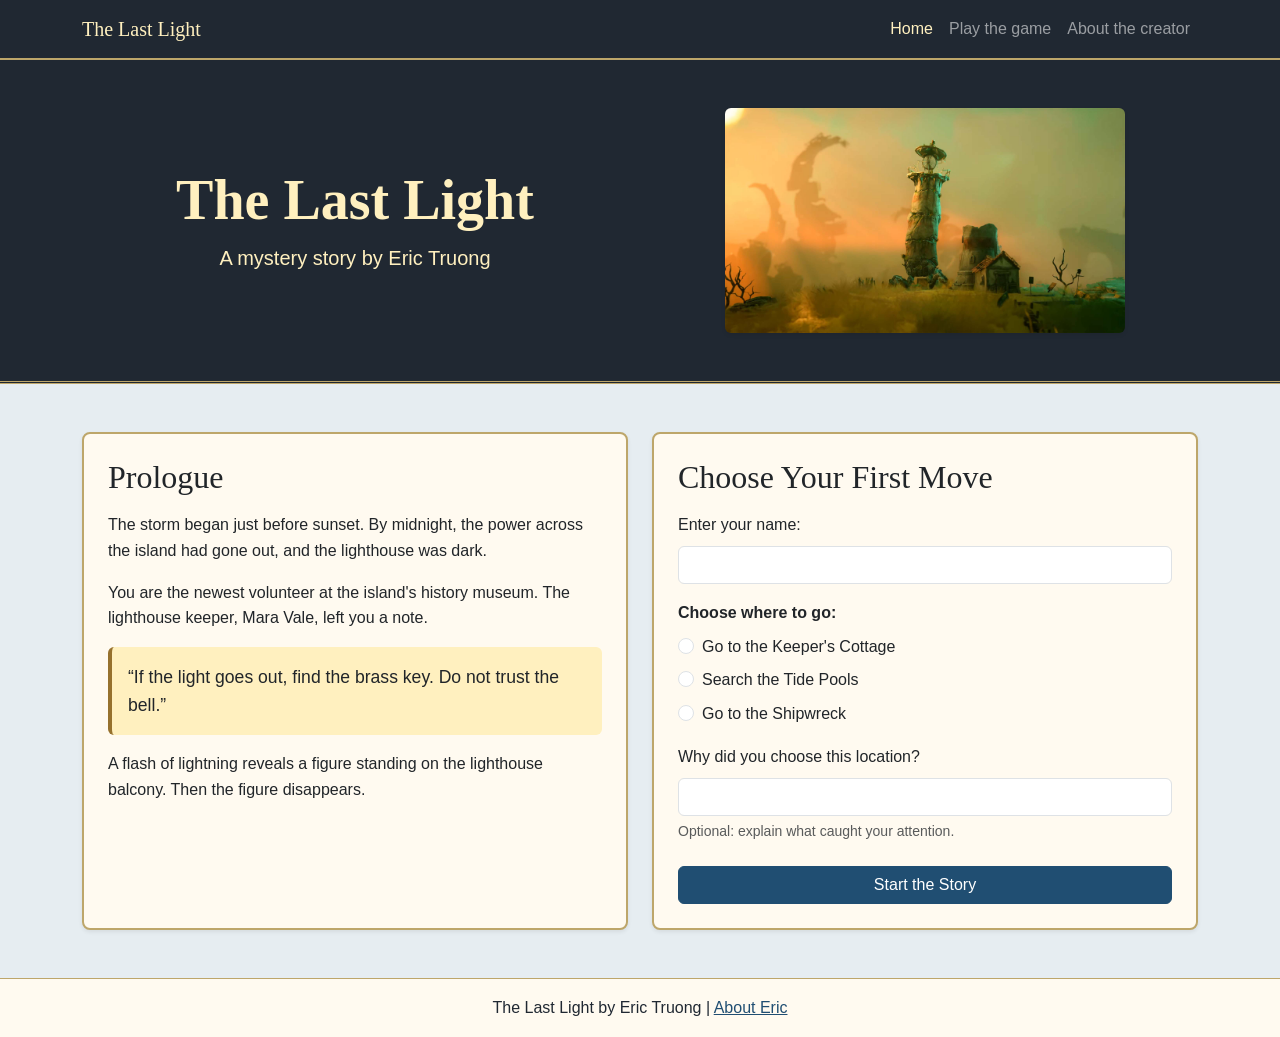
<file: index.html>
<!DOCTYPE html>
<html lang="en">
<head>
    <meta charset="UTF-8">
    <meta name="viewport" content="width=device-width, initial-scale=1.0">
    <title>The Last Light</title>

    <link href="https://cdn.jsdelivr.net/npm/bootstrap@5.3.8/dist/css/bootstrap.min.css" rel="stylesheet" integrity="sha384-sRIl4kxILFvY47J16cr9ZwB07vP4J8+LH7qKQnuqkuIAvNWLzeN8tE5YBujZqJLB" crossorigin="anonymous">
    <link rel="stylesheet" href="style.css">

    <script src="https://cdn.jsdelivr.net/npm/bootstrap@5.3.8/dist/js/bootstrap.bundle.min.js" integrity="sha384-FKyoEForCGlyvwx9Hj09JcYn3nv7wiPVlz7YYwJrWVcXK/BmnVDxM+D2scQbITxI" crossorigin="anonymous" defer></script>
</head>

<body>
    <nav class="navbar navbar-expand-md site-navbar" data-bs-theme="dark" aria-label="Main navigation">
        <div class="container">
            <a class="navbar-brand" href="index.html">The Last Light</a>

            <button class="navbar-toggler" type="button"
                data-bs-toggle="collapse" data-bs-target="#main-nav"
                aria-controls="main-nav" aria-expanded="false"
                aria-label="Toggle navigation">
                <span class="navbar-toggler-icon"></span>
            </button>

            <div class="collapse navbar-collapse" id="main-nav">
                <ul class="navbar-nav ms-auto">
                    <li class="nav-item">
                        <a class="nav-link active" aria-current="page" href="index.html">Home</a>
                    </li>
                    <li class="nav-item">
                        <a class="nav-link" href="game.html">Play the game</a>
                    </li>
                    <li class="nav-item">
                        <a class="nav-link" href="about.html">About the creator</a>
                    </li>
                </ul>
            </div>
        </div>
    </nav>

    <header class="heading py-4 py-md-5">
        <div class="container">
            <div class="row align-items-center g-4">
                <div class="col-md-6">
                    <h1 class="display-4 fw-bold">The Last Light</h1>
                    <p class="lead mb-0">A mystery story by Eric Truong</p>
                </div>

                <div class="col-md-6">
                    <img
                        src="lighthouse.jpg"
                        alt="A lighthouse in a storm"
                        width="400"
                        class="img-fluid rounded shadow-sm"
                    >
                </div>
            </div>
        </div>
    </header>

    <main class="container py-4 py-md-5">
        <!-- Columns stack on smaller screens. -->
        <div class="row g-4">
            <section class="col-lg-6" aria-labelledby="prologue-title">
                <div class="card shadow-sm h-100">
                    <div class="card-body p-4">
                        <h2 id="prologue-title" class="card-title">Prologue</h2>

                        <p>
                            The storm began just before sunset. By midnight,
                            the power across the island had gone out, and
                            the lighthouse was dark.
                        </p>

                        <p>
                            You are the newest volunteer at the island's
                            history museum. The lighthouse keeper, Mara Vale,
                            left you a note.
                        </p>

                        <blockquote class="blockquote story-note rounded p-3">
                            <p class="mb-0">
                                “If the light goes out, find the brass key.
                                Do not trust the bell.”
                            </p>
                        </blockquote>

                        <p class="mb-0">
                            A flash of lightning reveals a figure standing
                            on the lighthouse balcony. Then the figure disappears.
                        </p>
                    </div>
                </div>
            </section>

            <section class="col-lg-6" aria-labelledby="first-move-title">
                <div class="card shadow-sm h-100">
                    <div class="card-body p-4">
                        <h2 id="first-move-title" class="card-title">
                            Choose Your First Move
                        </h2>

                        <form action="game.html" method="get">
                            <div class="mb-3">
                                <label for="name" class="form-label">
                                    Enter your name:
                                </label>

                                <input
                                    type="text"
                                    id="name"
                                    name="name"
                                    class="form-control"
                                    autocomplete="given-name"
                                    required
                                >
                            </div>

                            <fieldset class="mb-3">
                                <legend class="fs-6 fw-bold">
                                    Choose where to go:
                                </legend>

                                <div class="form-check mb-2">
                                    <input
                                        type="radio"
                                        id="cottage"
                                        name="location"
                                        value="cottage"
                                        class="form-check-input"
                                        required
                                    >
                                    <label for="cottage" class="form-check-label">
                                        Go to the Keeper's Cottage
                                    </label>
                                </div>

                                <div class="form-check mb-2">
                                    <input
                                        type="radio"
                                        id="tidepools"
                                        name="location"
                                        value="tidepools"
                                        class="form-check-input"
                                    >
                                    <label for="tidepools" class="form-check-label">
                                        Search the Tide Pools
                                    </label>
                                </div>

                                <div class="form-check">
                                    <input
                                        type="radio"
                                        id="shipwreck"
                                        name="location"
                                        value="shipwreck"
                                        class="form-check-input"
                                    >
                                    <label for="shipwreck" class="form-check-label">
                                        Go to the Shipwreck
                                    </label>
                                </div>
                            </fieldset>

                            <div class="mb-4">
                                <label for="reason" class="form-label">
                                    Why did you choose this location?
                                </label>

                                <input
                                    type="text"
                                    id="reason"
                                    name="reason"
                                    class="form-control"
                                    aria-describedby="reason-help"
                                >

                                <div id="reason-help" class="form-text">
                                    Optional: explain what caught your attention.
                                </div>
                            </div>

                            <button type="submit" class="btn btn-primary w-100">
                                Start the Story
                            </button>
                        </form>
                    </div>
                </div>
            </section>
        </div>
    </main>

    <footer class="site-footer py-3 text-center">
        <div class="container">
            The Last Light by Eric Truong |
            <a href="about.html">About Eric</a>
        </div>
    </footer>
</body>
</html>
</file>
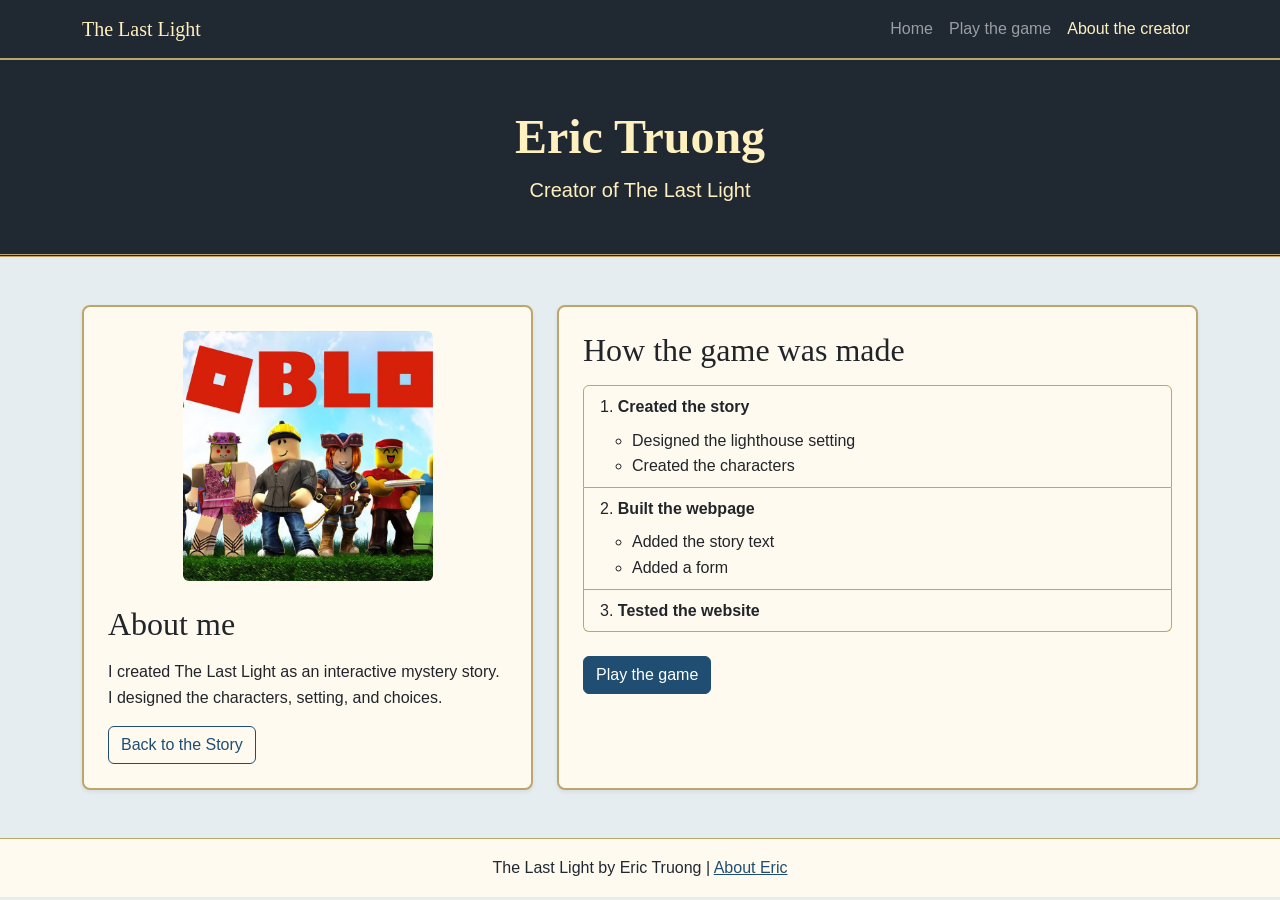
<file: about.html>
<!DOCTYPE html>
<html lang="en">
<head>
    <meta charset="UTF-8">
    <meta name="viewport" content="width=device-width, initial-scale=1.0">
    <title>About Eric | The Last Light</title>

    <link href="https://cdn.jsdelivr.net/npm/bootstrap@5.3.8/dist/css/bootstrap.min.css" rel="stylesheet" integrity="sha384-sRIl4kxILFvY47J16cr9ZwB07vP4J8+LH7qKQnuqkuIAvNWLzeN8tE5YBujZqJLB" crossorigin="anonymous">
    <link rel="stylesheet" href="style.css">

    <script src="https://cdn.jsdelivr.net/npm/bootstrap@5.3.8/dist/js/bootstrap.bundle.min.js" integrity="sha384-FKyoEForCGlyvwx9Hj09JcYn3nv7wiPVlz7YYwJrWVcXK/BmnVDxM+D2scQbITxI" crossorigin="anonymous" defer></script>
</head>

<body>
    <nav class="navbar navbar-expand-md site-navbar" data-bs-theme="dark" aria-label="Main navigation">
        <div class="container">
            <a class="navbar-brand" href="index.html">The Last Light</a>

            <button class="navbar-toggler" type="button"
                data-bs-toggle="collapse" data-bs-target="#main-nav"
                aria-controls="main-nav" aria-expanded="false"
                aria-label="Toggle navigation">
                <span class="navbar-toggler-icon"></span>
            </button>

            <div class="collapse navbar-collapse" id="main-nav">
                <ul class="navbar-nav ms-auto">
                    <li class="nav-item">
                        <a class="nav-link" href="index.html">Home</a>
                    </li>
                    <li class="nav-item">
                        <a class="nav-link" href="game.html">Play the game</a>
                    </li>
                    <li class="nav-item">
                        <a class="nav-link active" aria-current="page" href="about.html">About the creator</a>
                    </li>
                </ul>
            </div>
        </div>
    </nav>

    <header class="heading py-4 py-md-5">
        <div class="container">
            <h1 class="display-5 fw-bold">Eric Truong</h1>
            <p class="lead mb-0">Creator of The Last Light</p>
        </div>
    </header>

    <main class="container py-4 py-md-5">
        <div class="row g-4">
            <section class="col-md-5" aria-labelledby="about-title">
                <div class="card shadow-sm h-100">
                    <div class="card-body p-4">
                        <img
                            src="roblox.jpg"
                            alt="Eric's Roblox image"
                            width="250"
                            class="img-fluid rounded d-block mx-auto mb-4"
                        >

                        <h2 id="about-title" class="card-title">About me</h2>

                        <p>
                            I created The Last Light as an interactive
                            mystery story. I designed the characters,
                            setting, and choices.
                        </p>

                        <a href="index.html" class="btn btn-outline-primary">
                            Back to the Story
                        </a>
                    </div>
                </div>
            </section>

            <section class="col-md-7" aria-labelledby="making-title">
                <div class="card shadow-sm h-100">
                    <div class="card-body p-4">
                        <h2 id="making-title" class="card-title mb-3">
                            How the game was made
                        </h2>

                        <ol class="list-group list-group-numbered mb-4">
                            <li class="list-group-item">
                                <span class="fw-bold">Created the story</span>

                                <ul class="mt-2">
                                    <li>Designed the lighthouse setting</li>
                                    <li>Created the characters</li>
                                </ul>
                            </li>

                            <li class="list-group-item">
                                <span class="fw-bold">Built the webpage</span>

                                <ul class="mt-2">
                                    <li>Added the story text</li>
                                    <li>Added a form</li>
                                </ul>
                            </li>

                            <li class="list-group-item">
                                <span class="fw-bold">Tested the website</span>
                            </li>
                        </ol>

                        <a href="game.html" class="btn btn-primary">
                            Play the game
                        </a>
                    </div>
                </div>
            </section>
        </div>
    </main>

    <footer class="site-footer py-3 text-center">
        <div class="container">
            The Last Light by Eric Truong |
            <a href="about.html">About Eric</a>
        </div>
    </footer>
</body>
</html>
</file>
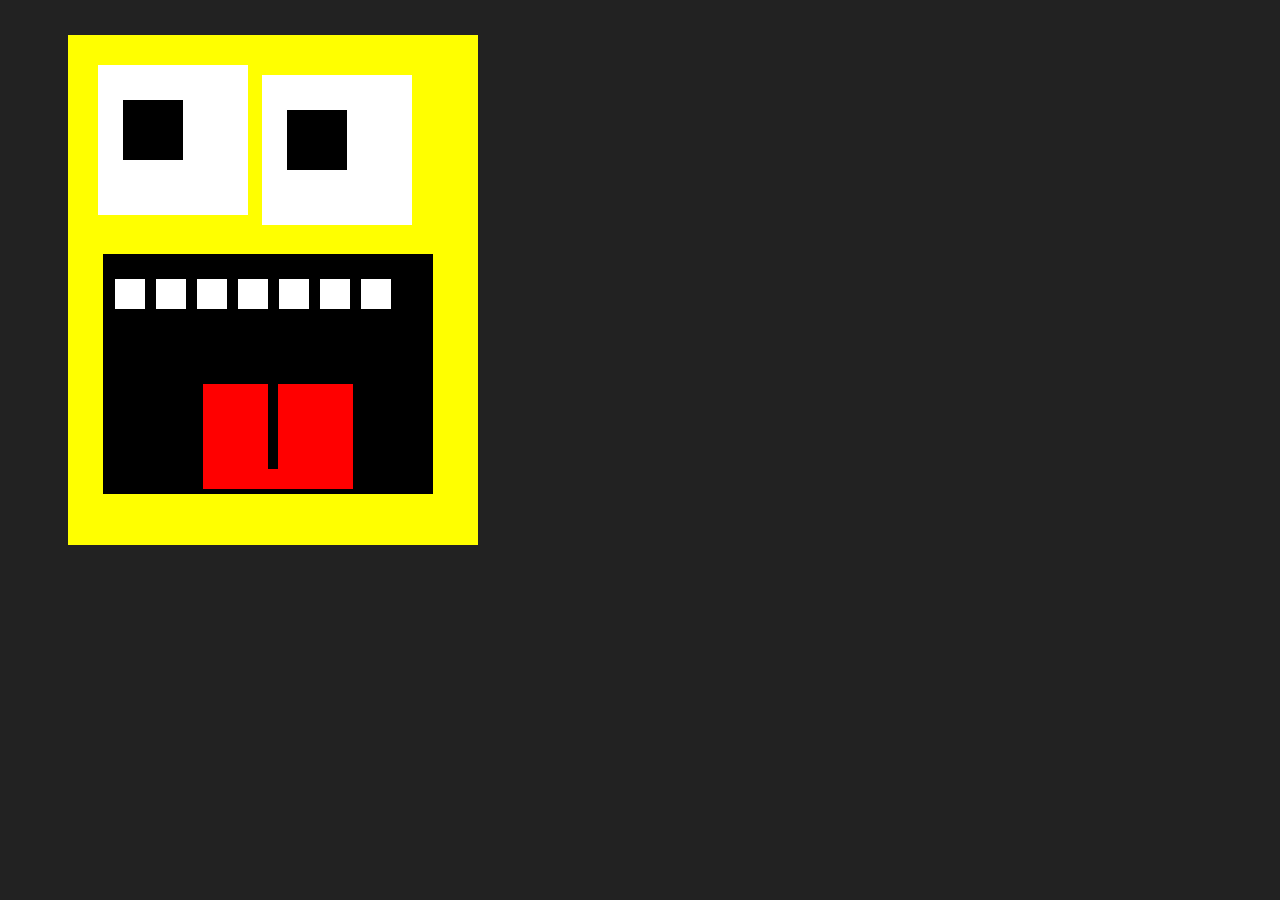
<file: face.html>
<!DOCTYPE html>
<html>
<head>
  <title>CSS Face Practice</title>
  <link rel="stylesheet" href="face.css">
</head>
<body>

  <div id="face">
    <div class="eye">
      <div class="pupil"></div>
    </div>

    <div class="eye">
      <div class="pupil"></div>
    </div>

    <div id="mouth">
      <div id="teeth">
        <div class="tooth"></div>
        <div class="tooth"></div>
        <div class="tooth"></div>
        <div class="tooth"></div>
        <div class="tooth"></div>
        <div class="tooth"></div>
        <div class="tooth"></div>
      </div>

      <div id="tongue">
        <div id="tongue-line"></div>
      </div>
    </div>
  </div>

</body>
</html>
</file>
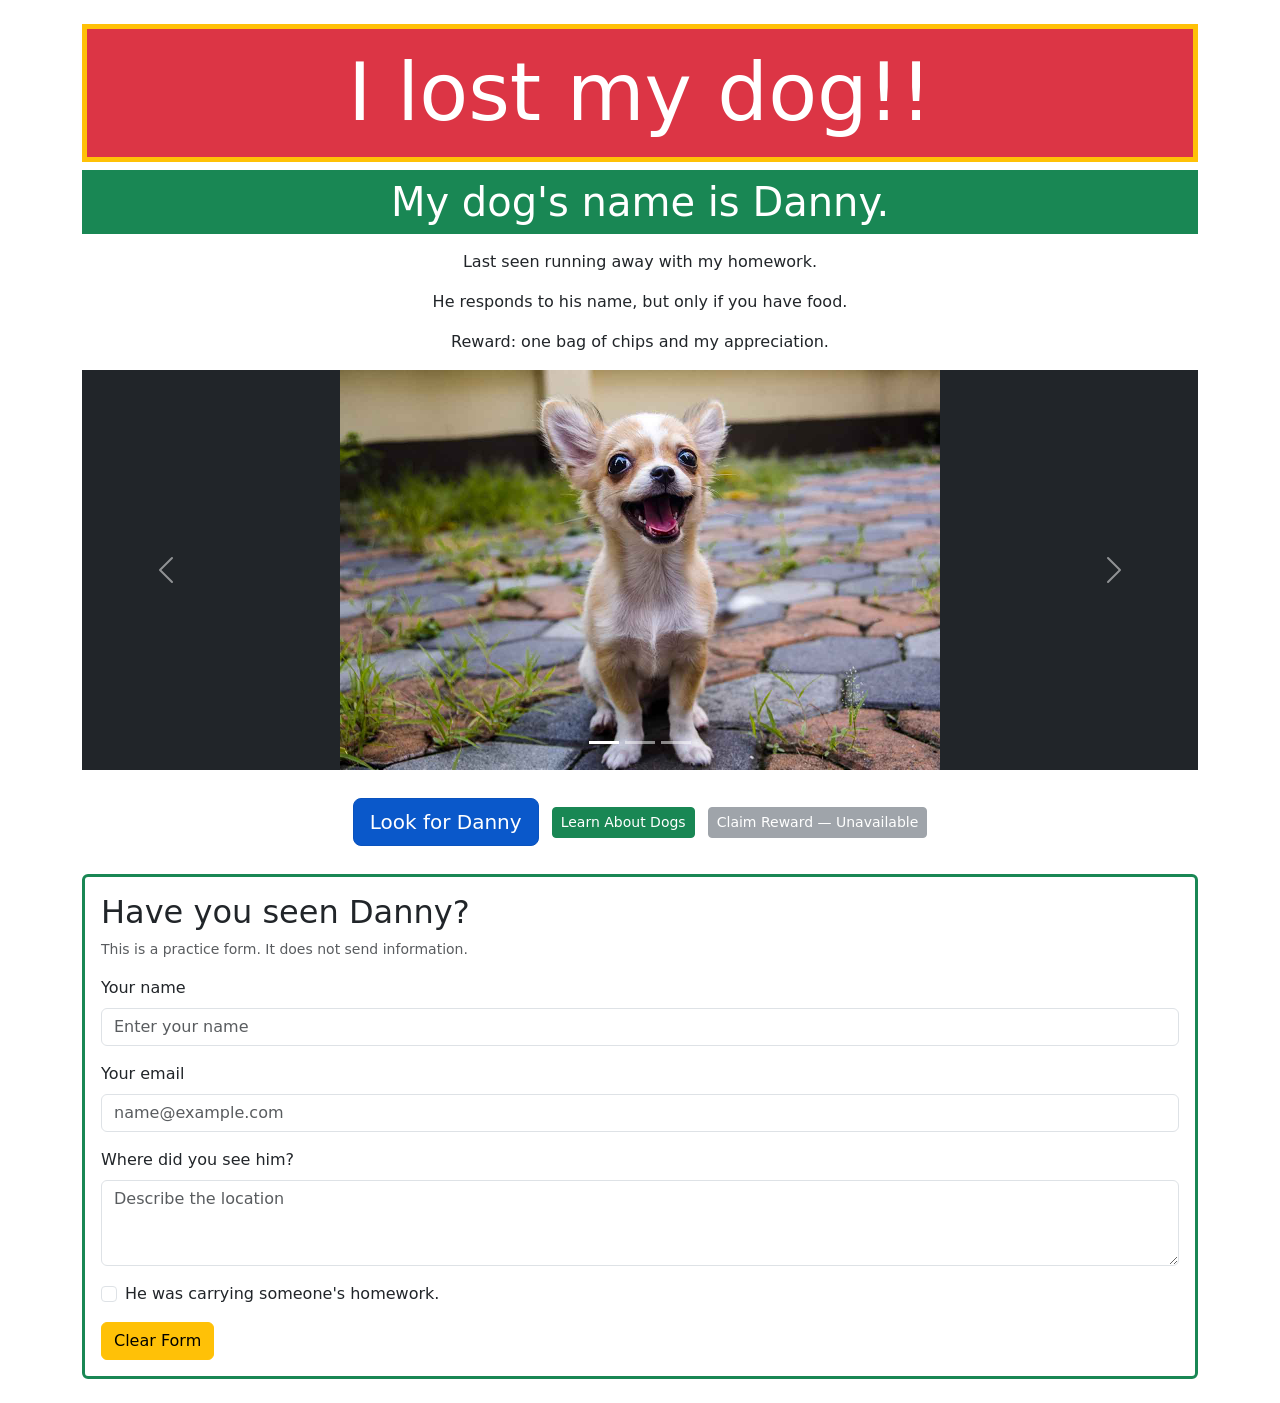
<file: Boostrap/bootstrapintro.html>
<!doctype html>
<html lang="en">
<head>
  <meta charset="utf-8">
  <meta name="viewport" content="width=device-width, initial-scale=1">
  <title>Lost Dog - Danny</title>

  <!-- Bootstrap CSS -->
  <link href="https://cdn.jsdelivr.net/npm/bootstrap@5.3.8/dist/css/bootstrap.min.css" rel="stylesheet" integrity="sha384-sRIl4kxILFvY47J16cr9ZwB07vP4J8+LH7qKQnuqkuIAvNWLzeN8tE5YBujZqJLB" crossorigin="anonymous">
</head>

<body>
  <div class="container py-4">

    <!-- Heading and description -->
    <h1 class="text-center display-1 text-bg-danger border border-warning border-5 p-3">
      I lost my dog!!
    </h1>

    <p class="text-center display-6 text-bg-success p-2">
      My dog's name is Danny.
    </p>

    <p class="text-center">
      Last seen running away with my homework.
    </p>

    <p class="text-center">
      He responds to his name, but only if you have food.
    </p>

    <p class="text-center">
      Reward: one bag of chips and my appreciation.
    </p>

    <!-- Dog photo carousel -->
    <div id="carouselExampleIndicators" class="carousel slide bg-dark mb-4">

      <div class="carousel-indicators">
        <button type="button"
                data-bs-target="#carouselExampleIndicators"
                data-bs-slide-to="0"
                class="active"
                aria-current="true"
                aria-label="Slide 1"></button>

        <button type="button"
                data-bs-target="#carouselExampleIndicators"
                data-bs-slide-to="1"
                aria-label="Slide 2"></button>

        <button type="button"
                data-bs-target="#carouselExampleIndicators"
                data-bs-slide-to="2"
                aria-label="Slide 3"></button>
      </div>

      <div class="carousel-inner">
        <div class="carousel-item active">
          <img src="smallDog.jpg"
               class="d-block w-100 object-fit-contain"
               height="400"
               alt="A small dog who might be Danny">
        </div>

        <div class="carousel-item">
          <img src="blackDog.jpg"
               class="d-block w-100 object-fit-contain"
               height="400"
               alt="A black dog who also might be Danny">
        </div>

        <div class="carousel-item">
          <img src="dumbDog.jpg"
               class="d-block w-100 object-fit-contain"
               height="400"
               alt="Danny making a goofy face">
        </div>
      </div>

      <button class="carousel-control-prev"
              type="button"
              data-bs-target="#carouselExampleIndicators"
              data-bs-slide="prev">
        <span class="carousel-control-prev-icon" aria-hidden="true"></span>
        <span class="visually-hidden">Previous</span>
      </button>

      <button class="carousel-control-next"
              type="button"
              data-bs-target="#carouselExampleIndicators"
              data-bs-slide="next">
        <span class="carousel-control-next-icon" aria-hidden="true"></span>
        <span class="visually-hidden">Next</span>
      </button>
    </div>

    <!-- Buttons linking to different websites -->
    <div class="text-center mb-4">
      <a href="https://www.petfinder.com/"
         class="btn btn-primary btn-lg active m-1">
        Look for Danny
      </a>

      <a href="https://www.akc.org/"
         class="btn btn-success btn-sm m-1">
        Learn About Dogs
      </a>

      <button type="button"
              class="btn btn-secondary btn-sm m-1"
              disabled>
        Claim Reward — Unavailable
      </button>
    </div>

    <!-- Practice form -->
    <form class="border border-success border-3 rounded p-3">
      <h2>Have you seen Danny?</h2>

      <p class="form-text">
        This is a practice form. It does not send information.
      </p>

      <div class="mb-3">
        <label for="yourName" class="form-label">Your name</label>
        <input type="text"
               class="form-control"
               id="yourName"
               name="yourName"
               placeholder="Enter your name">
      </div>

      <div class="mb-3">
        <label for="yourEmail" class="form-label">Your email</label>
        <input type="email"
               class="form-control"
               id="yourEmail"
               name="yourEmail"
               placeholder="name@example.com">
      </div>

      <div class="mb-3">
        <label for="dogLocation" class="form-label">
          Where did you see him?
        </label>
        <textarea class="form-control"
                  id="dogLocation"
                  name="dogLocation"
                  rows="3"
                  placeholder="Describe the location"></textarea>
      </div>

      <div class="form-check mb-3">
        <input class="form-check-input"
               type="checkbox"
               id="hasHomework"
               name="hasHomework">
        <label class="form-check-label" for="hasHomework">
          He was carrying someone's homework.
        </label>
      </div>

      <button type="reset" class="btn btn-warning">
        Clear Form
      </button>
    </form>

  </div>

  <!-- Bootstrap JavaScript at the end of the body -->
  <script src="https://cdn.jsdelivr.net/npm/bootstrap@5.3.8/dist/js/bootstrap.bundle.min.js" integrity="sha384-FKyoEForCGlyvwx9Hj09JcYn3nv7wiPVlz7YYwJrWVcXK/BmnVDxM+D2scQbITxI" crossorigin="anonymous"></script>
</body>
</html>
</file>
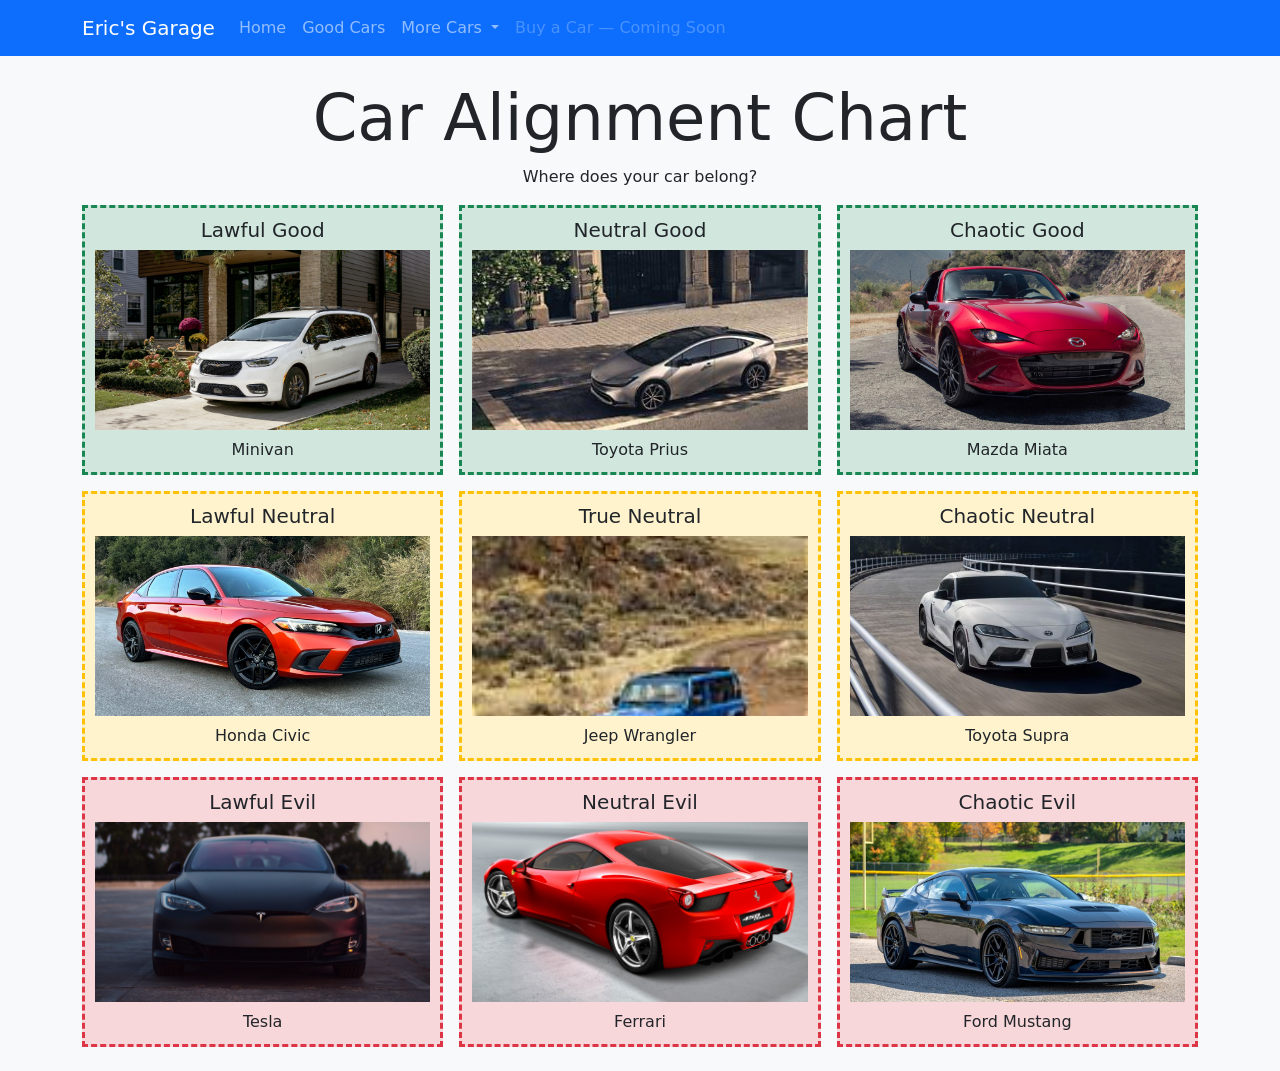
<file: Boostrap/4.7/bootstapgrid.html>
<!doctype html>
<html lang="en">
<head>
  <meta charset="utf-8">
  <meta name="viewport" content="width=device-width, initial-scale=1">
  <title>Car Alignment Chart</title>

  <link href="https://cdn.jsdelivr.net/npm/bootstrap@5.3.8/dist/css/bootstrap.min.css" rel="stylesheet" integrity="sha384-sRIl4kxILFvY47J16cr9ZwB07vP4J8+LH7qKQnuqkuIAvNWLzeN8tE5YBujZqJLB" crossorigin="anonymous">

  <style>
    .car-box {
      border: 3px dashed;
      padding: 10px;
      height: 100%;
    }

    .car-photo {
      width: 100%;
      height: 180px;
      object-fit: cover;
    }
  </style>
</head>

<body class="bg-light" id="top">

  <!-- Blue navbar -->
  <nav class="navbar navbar-expand-lg bg-primary" data-bs-theme="dark">
    <div class="container">

      <a class="navbar-brand" href="#top">Eric's Garage</a>

      <!-- Menu button for smaller screens -->
      <button class="navbar-toggler"
              type="button"
              data-bs-toggle="collapse"
              data-bs-target="#carNavbar"
              aria-controls="carNavbar"
              aria-expanded="false"
              aria-label="Toggle navigation">
        <span class="navbar-toggler-icon"></span>
      </button>

      <div class="collapse navbar-collapse" id="carNavbar">
        <ul class="navbar-nav me-auto">

          <li class="nav-item">
            <a class="nav-link" href="#top">Home</a>
          </li>

          <li class="nav-item">
            <a class="nav-link" href="#good-cars">Good Cars</a>
          </li>

          <!-- Dropdown menu -->
          <li class="nav-item dropdown">
            <button class="nav-link dropdown-toggle"
                    type="button"
                    data-bs-toggle="dropdown"
                    aria-expanded="false">
              More Cars
            </button>

            <ul class="dropdown-menu">
              <li>
                <a class="dropdown-item" href="#neutral-cars">
                  Neutral Cars
                </a>
              </li>

              <li>
                <a class="dropdown-item" href="#evil-cars">
                  Evil Cars
                </a>
              </li>

              <li>
                <a class="dropdown-item" href="#mustang">
                  Ford Mustang
                </a>
              </li>
            </ul>
          </li>

          <!-- Disabled link -->
          <li class="nav-item">
            <a class="nav-link disabled" aria-disabled="true">
              Buy a Car — Coming Soon
            </a>
          </li>

        </ul>
      </div>
    </div>
  </nav>

  <!-- Car chart -->
  <div class="container text-center py-4">

    <h1 class="display-3">Car Alignment Chart</h1>
    <p>Where does your car belong?</p>

    <!-- First row: Good -->
    <div class="row g-3 mb-3" id="good-cars">

      <div class="col-4">
        <div class="car-box bg-success-subtle border-success">
          <h2 class="fs-5">Lawful Good</h2>
          <img src="minivan.jpg" class="car-photo" alt="Minivan">
          <p class="mt-2 mb-0">Minivan</p>
        </div>
      </div>

      <div class="col-4">
        <div class="car-box bg-success-subtle border-success">
          <h2 class="fs-5">Neutral Good</h2>
          <img src="prius.jpg" class="car-photo" alt="Toyota Prius">
          <p class="mt-2 mb-0">Toyota Prius</p>
        </div>
      </div>

      <div class="col-4">
        <div class="car-box bg-success-subtle border-success">
          <h2 class="fs-5">Chaotic Good</h2>
          <img src="miata.jpg" class="car-photo" alt="Mazda Miata">
          <p class="mt-2 mb-0">Mazda Miata</p>
        </div>
      </div>

    </div>

    <!-- Second row: Neutral -->
    <div class="row g-3 mb-3" id="neutral-cars">

      <div class="col-4">
        <div class="car-box bg-warning-subtle border-warning">
          <h2 class="fs-5">Lawful Neutral</h2>
          <img src="civic.jpg" class="car-photo" alt="Honda Civic">
          <p class="mt-2 mb-0">Honda Civic</p>
        </div>
      </div>

      <div class="col-4">
        <div class="car-box bg-warning-subtle border-warning">
          <h2 class="fs-5">True Neutral</h2>
          <img src="jeep.jpg" class="car-photo" alt="Jeep Wrangler">
          <p class="mt-2 mb-0">Jeep Wrangler</p>
        </div>
      </div>

      <div class="col-4">
        <div class="car-box bg-warning-subtle border-warning">
          <h2 class="fs-5">Chaotic Neutral</h2>
          <img src="supra.jpg" class="car-photo" alt="Toyota Supra">
          <p class="mt-2 mb-0">Toyota Supra</p>
        </div>
      </div>

    </div>

    <!-- Third row: Evil -->
    <div class="row g-3" id="evil-cars">

      <div class="col-4">
        <div class="car-box bg-danger-subtle border-danger">
          <h2 class="fs-5">Lawful Evil</h2>
          <img src="tesla.jpg" class="car-photo" alt="Tesla">
          <p class="mt-2 mb-0">Tesla</p>
        </div>
      </div>

      <div class="col-4">
        <div class="car-box bg-danger-subtle border-danger">
          <h2 class="fs-5">Neutral Evil</h2>
          <img src="ferrari.jpg" class="car-photo" alt="Ferrari">
          <p class="mt-2 mb-0">Ferrari</p>
        </div>
      </div>

      <div class="col-4" id="mustang">
        <div class="car-box bg-danger-subtle border-danger">
          <h2 class="fs-5">Chaotic Evil</h2>
          <img src="mustang.jpg" class="car-photo" alt="Ford Mustang">
          <p class="mt-2 mb-0">Ford Mustang</p>
        </div>
      </div>

    </div>
  </div>

  <script src="https://cdn.jsdelivr.net/npm/bootstrap@5.3.8/dist/js/bootstrap.bundle.min.js" integrity="sha384-FKyoEForCGlyvwx9Hj09JcYn3nv7wiPVlz7YYwJrWVcXK/BmnVDxM+D2scQbITxI" crossorigin="anonymous"></script>
</body>
</html>
</file>
<file: face.css>
body {
  background-color: #222222;
}

#face {
  background-color: yellow;
  width: 350px;
  height: 450px;
  border: 30px solid yellow;
  margin: 35px 60px;
}

.eye {
  background-color: white;
  width: 150px;
  height: 150px;
  display: inline-block;
  margin-right: 10px;
  position: relative;
}

.eye + .eye {
  top: 10px;
}

.pupil {
  background-color: black;
  width: 60px;
  height: 60px;
  margin: 35px 25px;
}

#mouth {
  background-color: black;
  width: 330px;
  height: 240px;
  margin-top: 35px;
  margin-left: 5px;
  position: relative;
}

#teeth {
  padding-top: 25px;
  padding-left: 12px;
}

.tooth {
  background-color: white;
  width: 30px;
  height: 30px;
  display: inline-block;
  margin-right: 7px;
}

#tongue {
  background-color: red;
  width: 150px;
  height: 105px;
  position: absolute;
  bottom: 5px;
  left: 100px;
}

#tongue-line {
  background-color: black;
  width: 10px;
  height: 85px;
  margin-left: 65px;
}
</file>
<file: style.css>
/* Bootstrap loads first. These rules customize its appearance. */
body {
    font-family: Arial, sans-serif;
    color: #202832;
    background-color: #e6edf1;
    line-height: 1.6;
}

h1, h2, .navbar-brand {
    font-family: Georgia, serif;
}

/* Shared navigation */
.site-navbar {
    background-color: #202832;
    border-bottom: 2px solid #bda66a;
}

.site-navbar .navbar-brand,
.site-navbar .nav-link.active {
    color: #fff0bf;
}

/* Shared heading */
.heading {
    color: #fff0bf;
    background-color: #202832;
    text-align: center;
    border-bottom: 3px double #bda66a;
}

/* Shared cards */
.card {
    background-color: #fffaf0;
    border: 2px solid #bda66a;
    border-radius: 8px;
}

.card-title {
    margin-bottom: 1rem;
}

.story-note {
    background-color: #fff0bf;
    border-left: 4px solid #96712d;
    font-size: 1.1rem;
}

/* Customize Bootstrap buttons */
.btn-primary {
    --bs-btn-bg: #204e72;
    --bs-btn-border-color: #204e72;
    --bs-btn-hover-bg: #16364f;
    --bs-btn-hover-border-color: #16364f;
    --bs-btn-active-bg: #16364f;
    --bs-btn-active-border-color: #16364f;
    --bs-btn-disabled-bg: #204e72;
    --bs-btn-disabled-border-color: #204e72;
    --bs-btn-focus-shadow-rgb: 32, 78, 114;
}

.btn-outline-primary {
    --bs-btn-color: #204e72;
    --bs-btn-border-color: #204e72;
    --bs-btn-hover-bg: #204e72;
    --bs-btn-hover-border-color: #204e72;
    --bs-btn-active-bg: #16364f;
    --bs-btn-active-border-color: #16364f;
    --bs-btn-focus-shadow-rgb: 32, 78, 114;
}

/* Form colors */
.form-control:focus,
.form-check-input:focus {
    border-color: #204e72;
    box-shadow: 0 0 0 0.25rem rgba(32, 78, 114, 0.2);
}

.form-check-input:checked {
    background-color: #204e72;
    border-color: #204e72;
}

/* Preserve line breaks in the story */
#scene-text {
    white-space: pre-line;
}

/* Inventory */
.inventory-badge {
    max-width: 100%;
    white-space: normal;
    text-align: left;
    overflow-wrap: anywhere;
    line-height: 1.6;
    color: #513c14;
    background-color: #fff0bf;
    border: 1px solid #96712d;
}

#message-display {
    color: #842029;
}

.list-group-item {
    background-color: transparent;
    border-color: #bda66a;
}

a {
    color: #204e72;
}

.site-footer {
    background-color: #fffaf0;
    border-top: 1px solid #bda66a;
}
</file>
